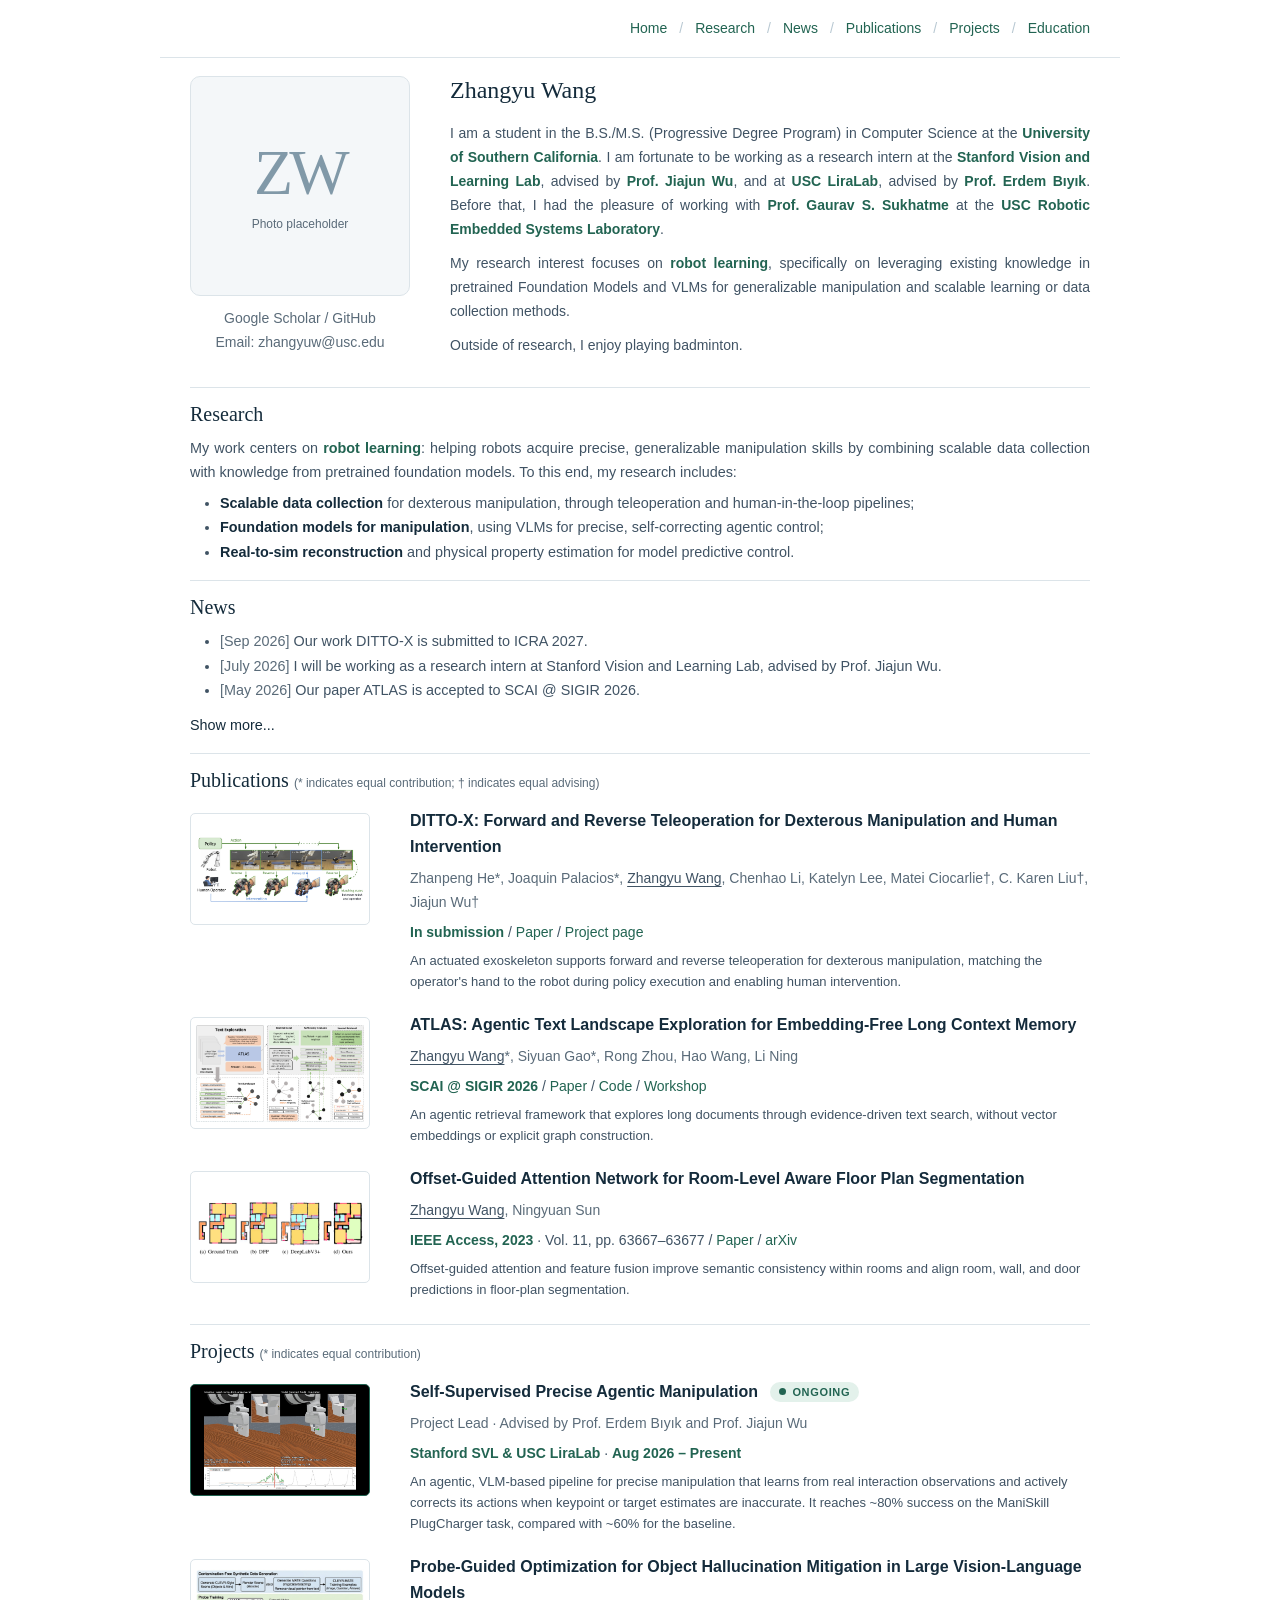
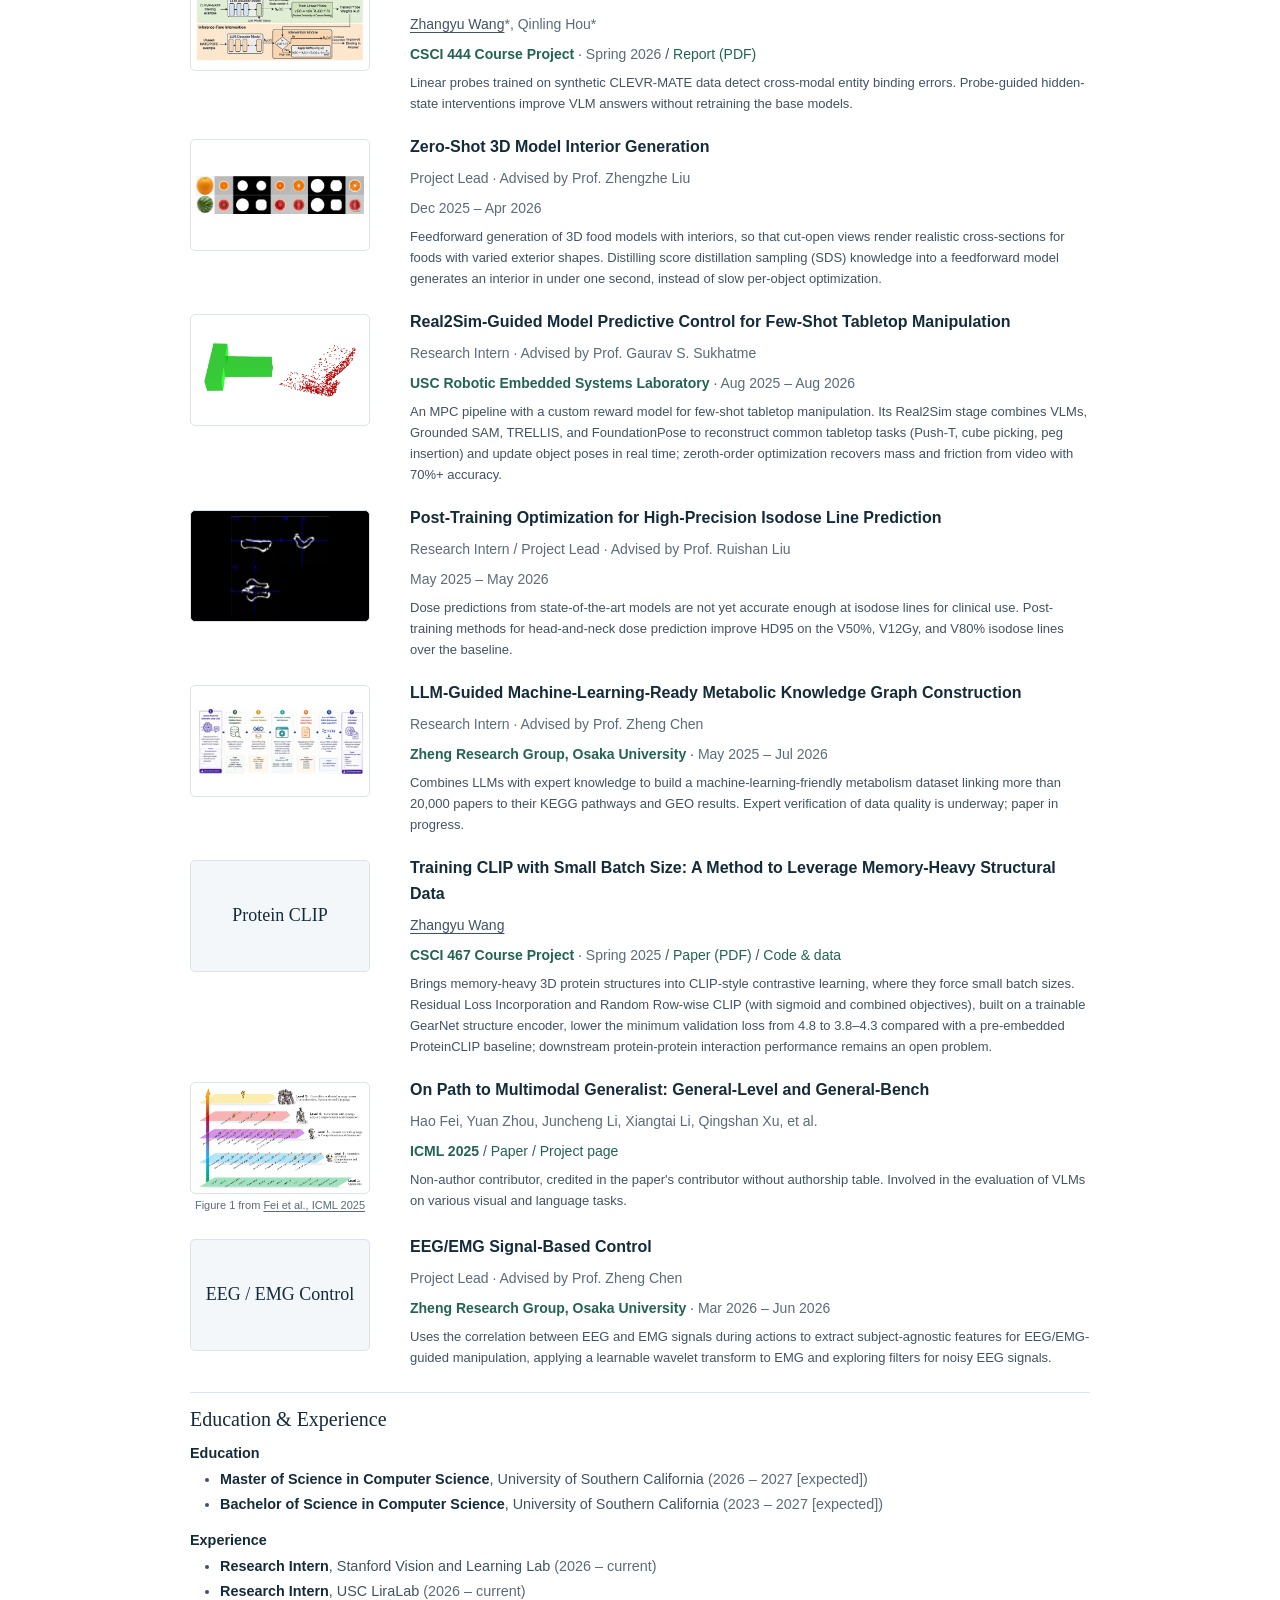
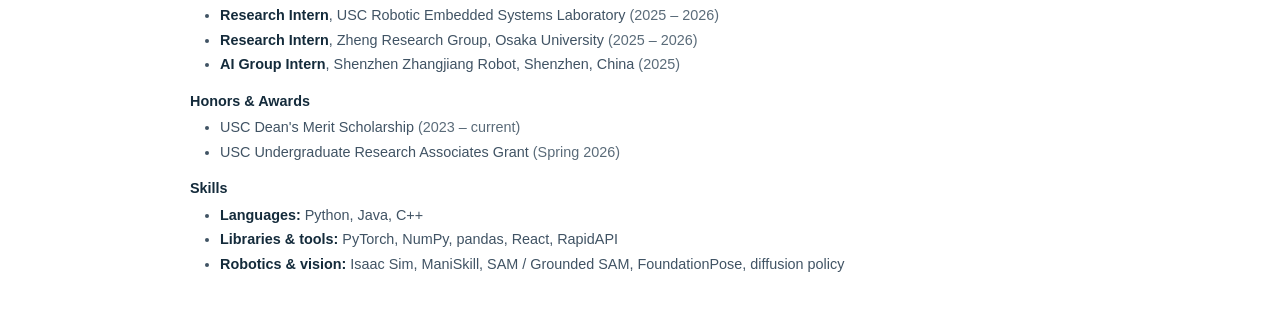
<file: index.html>
<!doctype html>
<html lang="en">
<head>
  <meta charset="utf-8">
  <meta name="viewport" content="width=device-width, initial-scale=1">
  <meta name="description" content="Zhangyu Wang, computer science student at the University of Southern California researching robot learning and dexterous manipulation.">
  <meta name="theme-color" content="#142b3b">
  <title>Zhangyu Wang</title>
  <link rel="stylesheet" href="styles.css?v=20260930-2">
</head>
<body>
  <a class="skip-link" href="#main">Skip to content</a>
  <header class="site-header">
    <nav class="header-inner" aria-label="Main navigation">
      <a href="#about">Home</a>
      <a href="#research">Research</a>
      <a class="wide-only" href="#news">News</a>
      <a href="#publications">Publications</a>
      <a class="wide-only" href="#projects">Projects</a>
      <a class="wide-only" href="#education">Education</a>
    </nav>
  </header>

  <main id="main" class="page">
    <section id="about" class="profile section-anchor" aria-labelledby="profile-name">
      <!-- Replace this block with a photo only when you are ready to share one. -->
      <div class="portrait"><span class="portrait-initials" aria-hidden="true">ZW</span><span>Photo placeholder</span></div>
      <h1 id="profile-name" class="profile-name">Zhangyu Wang</h1>
      <p class="profile-links">
        <span class="pending">Google Scholar</span> / <span class="pending">GitHub</span><br>
        Email: zhangyuw@usc.edu
      </p>
      <div class="profile-bio">
        <p>I am a student in the B.S./M.S. (Progressive Degree Program) in Computer Science at the <span class="highlight">University of Southern California</span>. I am fortunate to be working as a research intern at the <span class="highlight">Stanford Vision and Learning Lab</span>, advised by <span class="highlight">Prof. Jiajun Wu</span>, and at <span class="highlight">USC LiraLab</span>, advised by <span class="highlight">Prof. Erdem B&#305;y&#305;k</span>. Before that, I had the pleasure of working with <span class="highlight">Prof. Gaurav S. Sukhatme</span> at the <span class="highlight">USC Robotic Embedded Systems Laboratory</span>.</p>
        <p>My research interest focuses on <span class="highlight">robot learning</span>, specifically on leveraging existing knowledge in pretrained Foundation Models and VLMs for generalizable manipulation and scalable learning or data collection methods. </p>
        <p>Outside of research, I enjoy playing badminton.</p>
      </div>
    </section>

    <section id="research" class="section section-anchor" aria-labelledby="research-title">
      <h2 id="research-title">Research</h2>
      <p>My work centers on <span class="highlight">robot learning</span>: helping robots acquire precise, generalizable manipulation skills by combining scalable data collection with knowledge from pretrained foundation models. To this end, my research includes:</p>
      <ul>
        <li><span class="item-title">Scalable data collection</span> for dexterous manipulation, through teleoperation and human-in-the-loop pipelines;</li>
        <li><span class="item-title">Foundation models for manipulation</span>, using VLMs for precise, self-correcting agentic control;</li>
        <li><span class="item-title">Real-to-sim reconstruction</span> and physical property estimation for model predictive control.</li>
      </ul>
    </section>

    <section id="news" class="section section-anchor" aria-labelledby="news-title">
      <h2 id="news-title">News</h2>
      <ul class="news-list">
        <li><span class="date">[Sep 2026]</span> Our work DITTO-X is submitted to ICRA 2027.</li>
        <li><span class="date">[July 2026]</span> I will be working as a research intern at Stanford Vision and Learning Lab, advised by Prof. Jiajun Wu.</li>
        <li><span class="date">[May 2026]</span> Our paper ATLAS is accepted to SCAI @ SIGIR 2026.</li>
      </ul>
      <details class="more">
        <summary><span class="label-more">Show more...</span><span class="label-less">Show less...</span></summary>
        <ul class="news-list">
          <li><span class="date">[Sep 2025]</span> I will be working as a research intern at USC Robotic Embedded Systems Laboratory, advised by Prof. Gaurav Sukhatme.</li>
          <li><span class="date">[May 2023]</span> Our paper Offset-Guided Attention Network for Room-Level Aware Floor Plan Segmentation is accepted to IEEE Access.</li>
        </ul>
      </details>
    </section>

    <section id="publications" class="section section-anchor" aria-labelledby="publications-title">
      <h2 id="publications-title">Publications <span class="heading-note">(* indicates equal contribution; &dagger; indicates equal advising)</span></h2>
      <article class="publication">
        <a class="pub-thumb" href="assets/publications/ditto-x.png" aria-label="View the DITTO-X teleoperation diagram at full size">
          <img src="assets/publications/ditto-x.png" alt="DITTO-X reverse teleoperation matches the operator's hand to the robot during policy execution, allowing forward teleoperation for human intervention." width="168" height="67" loading="lazy" decoding="async">
        </a>
        <div>
          <h3 class="pub-title"><a href="https://tml.stanford.edu/ditto-x/">DITTO-X: Forward and Reverse Teleoperation for Dexterous Manipulation and Human Intervention</a></h3>
          <p class="pub-authors">Zhanpeng He*, Joaquin Palacios*, <span class="me">Zhangyu Wang</span>, Chenhao Li, Katelyn Lee, Matei Ciocarlie&dagger;, C. Karen Liu&dagger;, Jiajun Wu&dagger;</p>
          <p class="pub-meta"><span class="venue">In submission</span> / <a href="https://arxiv.org/pdf/2610.00781">Paper</a> / <a href="https://tml.stanford.edu/ditto-x/">Project page</a></p>
          <p class="pub-description">An actuated exoskeleton supports forward and reverse teleoperation for dexterous manipulation, matching the operator's hand to the robot during policy execution and enabling human intervention.</p>
        </div>
      </article>
      <article class="publication">
        <a class="pub-thumb" href="assets/publications/atlas-screenshot.png" aria-label="View the ATLAS method diagram at full size">
          <img src="assets/publications/atlas-screenshot.png" alt="ATLAS pipeline: split text into chunks, retrieve relevant waypoints, evaluate evidence sufficiency, and explore context and topic pathways." width="168" height="97" loading="lazy" decoding="async">
        </a>
        <div>
          <h3 class="pub-title"><a href="https://drive.google.com/file/d/1RWU-fCLb5JoiSEBBQWbeamtdlgxIOJ8Q/view">ATLAS: Agentic Text Landscape Exploration for Embedding-Free Long Context Memory</a></h3>
          <p class="pub-authors"><span class="me">Zhangyu Wang</span>*, Siyuan Gao*, Rong Zhou, Hao Wang, Li Ning</p>
          <p class="pub-meta"><span class="venue">SCAI @ SIGIR 2026</span> / <a href="https://drive.google.com/file/d/1RWU-fCLb5JoiSEBBQWbeamtdlgxIOJ8Q/view">Paper</a> / <a href="https://github.com/tjzvbokbnft/ATLAS-Agentic-Text-Landscape-Exploration-for-Embedding-Free-Long-Context-Memory">Code</a> / <a href="https://scai.info/scai-2026/">Workshop</a></p>
          <p class="pub-description">An agentic retrieval framework that explores long documents through evidence-driven text search, without vector embeddings or explicit graph construction.</p>
        </div>
      </article>
      <article class="publication">
        <a class="pub-thumb" href="assets/publications/floor-plan.png" aria-label="View the floor-plan segmentation comparison at full size">
          <img src="assets/publications/floor-plan.png" alt="Floor-plan segmentation comparison showing ground truth, Deep Floor Plan, DeepLabV3+, and our room-consistent predictions." width="168" height="57" loading="lazy" decoding="async">
        </a>
        <div>
          <h3 class="pub-title"><a href="https://doi.org/10.1109/ACCESS.2023.3288598">Offset-Guided Attention Network for Room-Level Aware Floor Plan Segmentation</a></h3>
          <p class="pub-authors"><span class="me">Zhangyu Wang</span>, Ningyuan Sun</p>
          <p class="pub-meta"><span class="venue">IEEE Access, 2023</span> &middot; Vol. 11, pp. 63667&ndash;63677 / <a href="https://doi.org/10.1109/ACCESS.2023.3288598">Paper</a> / <a href="https://arxiv.org/abs/2210.17411">arXiv</a></p>
          <p class="pub-description">Offset-guided attention and feature fusion improve semantic consistency within rooms and align room, wall, and door predictions in floor-plan segmentation.</p>
        </div>
      </article>
    </section>

    <section id="projects" class="section section-anchor" aria-labelledby="projects-title">
      <h2 id="projects-title">Projects <span class="heading-note">(* indicates equal contribution)</span></h2>
      <article class="publication project is-ongoing">
        <a class="pub-thumb pub-thumb-dark" href="assets/projects/agentic-manipulation-insertion.jpg" aria-label="View the baseline and learned-model insertion comparison at full size">
          <img src="assets/projects/agentic-manipulation-insertion.jpg" alt="Side-by-side insertion rollouts: the baseline stops at the force limit without recovering, while the learned-field model applies a small corrective offset and completes the insertion. A plot below compares the model's offsets with baseline and model contact forces over time." width="2386" height="1572" loading="lazy" decoding="async">
        </a>
        <div>
          <h3 class="pub-title">Self-Supervised Precise Agentic Manipulation <span class="status-badge">Ongoing</span></h3>
          <p class="pub-authors">Project Lead &middot; Advised by Prof. Erdem B&#305;y&#305;k and Prof. Jiajun Wu</p>
          <p class="pub-meta"><span class="venue">Stanford SVL &amp; USC LiraLab</span> &middot; <span class="date date-current">Aug 2026 &ndash; Present</span></p>
          <p class="pub-description">An agentic, VLM-based pipeline for precise manipulation that learns from real interaction observations and actively corrects its actions when keypoint or target estimates are inaccurate. It reaches ~80% success on the ManiSkill PlugCharger task, compared with ~60% for the baseline.</p>
        </div>
      </article>
      <article class="publication project">
        <a class="pub-thumb" href="assets/projects/probe-guided-vlm.png" aria-label="View the probe-guided VLM project diagram at full size">
          <img src="assets/projects/probe-guided-vlm.png" alt="Project pipeline: generate synthetic CLEVR-MATE data, train a linear probe on VLM hidden states, and intervene on high-risk binding errors during inference." width="168" height="92" loading="lazy" decoding="async">
        </a>
        <div>
          <h3 class="pub-title"><a href="https://drive.google.com/file/d/12PT9jJFXycwVk_lyj4cxzFtFoqaSA-el/view?usp=sharing">Probe-Guided Optimization for Object Hallucination Mitigation in Large Vision-Language Models</a></h3>
          <p class="pub-authors"><span class="me">Zhangyu Wang</span>*, Qinling Hou*</p>
          <p class="pub-meta"><span class="venue">CSCI 444 Course Project</span> &middot; <span class="date">Spring 2026</span> / <a href="https://drive.google.com/file/d/12PT9jJFXycwVk_lyj4cxzFtFoqaSA-el/view?usp=sharing">Report (PDF)</a></p>
          <p class="pub-description">Linear probes trained on synthetic CLEVR-MATE data detect cross-modal entity binding errors. Probe-guided hidden-state interventions improve VLM answers without retraining the base models.</p>
        </div>
      </article>
      <article class="publication project">
        <a class="pub-thumb" href="assets/projects/food-interior-results.png" aria-label="View the 3D food interior generation results at full size">
          <img src="assets/projects/food-interior-results.png" alt="Example results for an orange and a watermelon, from the input exterior image to generated interior cross-section renderings." width="1866" height="418" loading="lazy" decoding="async">
        </a>
        <div>
          <h3 class="pub-title">Zero-Shot 3D Model Interior Generation</h3>
          <p class="pub-authors">Project Lead &middot; Advised by Prof. Zhengzhe Liu</p>
          <p class="pub-meta"><span class="date">Dec 2025 &ndash; Apr 2026</span></p>
          <p class="pub-description">Feedforward generation of 3D food models with interiors, so that cut-open views render realistic cross-sections for foods with varied exterior shapes. Distilling score distillation sampling (SDS) knowledge into a feedforward model generates an interior in under one second, instead of slow per-object optimization.</p>
        </div>
      </article>
      <article class="publication project">
        <a class="pub-thumb" href="assets/projects/real2sim-push-t.png" aria-label="View the Real2Sim Push-T reconstruction at full size">
          <img src="assets/projects/real2sim-push-t.png" alt="Real2Sim reconstruction for the Push-T task: a green T-shaped object model beside a red point cloud." width="1206" height="502" loading="lazy" decoding="async">
        </a>
        <div>
          <h3 class="pub-title">Real2Sim-Guided Model Predictive Control for Few-Shot Tabletop Manipulation</h3>
          <p class="pub-authors">Research Intern &middot; Advised by Prof. Gaurav S. Sukhatme</p>
          <p class="pub-meta"><span class="venue">USC Robotic Embedded Systems Laboratory</span> &middot; <span class="date">Aug 2025 &ndash; Aug 2026</span></p>
          <p class="pub-description">An MPC pipeline with a custom reward model for few-shot tabletop manipulation. Its Real2Sim stage combines VLMs, Grounded SAM, TRELLIS, and FoundationPose to reconstruct common tabletop tasks (Push-T, cube picking, peg insertion) and update object poses in real time; zeroth-order optimization recovers mass and friction from video with 70%+ accuracy.</p>
        </div>
      </article>
      <article class="publication project">
        <a class="pub-thumb pub-thumb-dark" href="assets/projects/isodose-v50.png" aria-label="View the predicted V50% isodose boundary at full size">
          <img src="assets/projects/isodose-v50.png" alt="Predicted V50% isodose boundary mask shown in three orthogonal slice views." width="796" height="806" loading="lazy" decoding="async">
        </a>
        <div>
          <h3 class="pub-title">Post-Training Optimization for High-Precision Isodose Line Prediction</h3>
          <p class="pub-authors">Research Intern / Project Lead &middot; Advised by Prof. Ruishan Liu</p>
          <p class="pub-meta"><span class="date">May 2025 &ndash; May 2026</span></p>
          <p class="pub-description">Dose predictions from state-of-the-art models are not yet accurate enough at isodose lines for clinical use. Post-training methods for head-and-neck dose prediction improve HD95 on the V50%, V12Gy, and V80% isodose lines over the baseline.</p>
        </div>
      </article>
      <article class="publication project">
        <a class="pub-thumb" href="assets/projects/metabolic-kg-pipeline.png" aria-label="View the metabolic knowledge graph pipeline diagram at full size">
          <img src="assets/projects/metabolic-kg-pipeline.png" alt="Seven-step pipeline: LLM-generated species keywords, NCBI Taxonomy query, GEO accession retrieval, Selenium crawling of GSE metadata, PMID extraction, PMCID conversion and open-access PDF download, and LLM-based extraction of microbe, gene, metabolite, and KEGG fields, with human expert QC." width="1890" height="730" loading="lazy" decoding="async">
        </a>
        <div>
          <h3 class="pub-title">LLM-Guided Machine-Learning-Ready Metabolic Knowledge Graph Construction</h3>
          <p class="pub-authors">Research Intern &middot; Advised by Prof. Zheng Chen</p>
          <p class="pub-meta"><span class="venue">Zheng Research Group, Osaka University</span> &middot; <span class="date">May 2025 &ndash; Jul 2026</span></p>
          <p class="pub-description">Combines LLMs with expert knowledge to build a machine-learning-friendly metabolism dataset linking more than 20,000 papers to their KEGG pathways and GEO results. Expert verification of data quality is underway; paper in progress.</p>
        </div>
      </article>
      <article class="publication project">
        <a class="pub-thumb pub-thumb-text" href="https://drive.google.com/file/d/1RHRE-L4KHEmuvnHdHcGEKJZR5w2x9YK0/view?usp=sharing" aria-label="Read the small-batch CLIP project paper">Protein CLIP</a>
        <div>
          <h3 class="pub-title"><a href="https://drive.google.com/file/d/1RHRE-L4KHEmuvnHdHcGEKJZR5w2x9YK0/view?usp=sharing">Training CLIP with Small Batch Size: A Method to Leverage Memory-Heavy Structural Data</a></h3>
          <p class="pub-authors"><span class="me">Zhangyu Wang</span></p>
          <p class="pub-meta"><span class="venue">CSCI 467 Course Project</span> &middot; <span class="date">Spring 2025</span> / <a href="https://drive.google.com/file/d/1RHRE-L4KHEmuvnHdHcGEKJZR5w2x9YK0/view?usp=sharing">Paper (PDF)</a> / <a href="https://drive.google.com/drive/folders/1EgqJiomZLfM-ffuVQ7A7g0B1TH4t4t4k?usp=drive_link">Code &amp; data</a></p>
          <p class="pub-description">Brings memory-heavy 3D protein structures into CLIP-style contrastive learning, where they force small batch sizes. Residual Loss Incorporation and Random Row-wise CLIP (with sigmoid and combined objectives), built on a trainable GearNet structure encoder, lower the minimum validation loss from 4.8 to 3.8&ndash;4.3 compared with a pre-embedded ProteinCLIP baseline; downstream protein-protein interaction performance remains an open problem.</p>
        </div>
      </article>
      <article class="publication project">
        <figure class="pub-figure">
          <a class="pub-thumb" href="assets/projects/general-level-fig1.png" aria-label="View Figure 1 of the General-Level paper at full size">
            <img src="assets/projects/general-level-fig1.png" alt="General-Level framework: five levels of multimodal generalists, from Level 1 specialists to Level 5 generalists with total synergy across comprehension, generation, and language, with models ranked within each level." width="1278" height="772" loading="lazy" decoding="async">
          </a>
          <figcaption>Figure 1 from <a href="https://arxiv.org/abs/2505.04620">Fei et al., ICML 2025</a></figcaption>
        </figure>
        <div>
          <h3 class="pub-title"><a href="https://arxiv.org/abs/2505.04620">On Path to Multimodal Generalist: General-Level and General-Bench</a></h3>
          <p class="pub-authors">Hao Fei, Yuan Zhou, Juncheng Li, Xiangtai Li, Qingshan Xu, et al.</p>
          <p class="pub-meta"><span class="venue">ICML 2025</span> / <a href="https://arxiv.org/abs/2505.04620">Paper</a> / <a href="https://generalist.top/">Project page</a></p>
          <p class="pub-description">Non-author contributor, credited in the paper's contributor without authorship table. Involved in the evaluation of VLMs on various visual and language tasks.</p>
        </div>
      </article>
      <article class="publication project">
        <div class="pub-thumb pub-thumb-text" aria-hidden="true">EEG / EMG Control</div>
        <div>
          <h3 class="pub-title">EEG/EMG Signal-Based Control</h3>
          <p class="pub-authors">Project Lead &middot; Advised by Prof. Zheng Chen</p>
          <p class="pub-meta"><span class="venue">Zheng Research Group, Osaka University</span> &middot; <span class="date">Mar 2026 &ndash; Jun 2026</span></p>
          <p class="pub-description">Uses the correlation between EEG and EMG signals during actions to extract subject-agnostic features for EEG/EMG-guided manipulation, applying a learnable wavelet transform to EMG and exploring filters for noisy EEG signals.</p>
        </div>
      </article>
    </section>

    <section id="education" class="section section-anchor" aria-labelledby="education-title">
      <h2 id="education-title">Education &amp; Experience</h2>
      <h3 class="subhead">Education</h3>
      <ul>
        <li><span class="item-title">Master of Science in Computer Science</span>, University of Southern California <span class="date">(2026 – 2027 [expected])</span></li>
        <li><span class="item-title">Bachelor of Science in Computer Science</span>, University of Southern California <span class="date">(2023 – 2027 [expected])</span></li>
      </ul>
      <h3 class="subhead">Experience</h3>
      <ul>
        <li><span class="item-title">Research Intern</span>, Stanford Vision and Learning Lab <span class="date">(2026 – current)</span></li>
        <li><span class="item-title">Research Intern</span>, USC LiraLab <span class="date">(2026 – current)</span></li>
        <li><span class="item-title">Research Intern</span>, USC Robotic Embedded Systems Laboratory <span class="date">(2025 – 2026)</span></li>
        <li><span class="item-title">Research Intern</span>, Zheng Research Group, Osaka University <span class="date">(2025 – 2026)</span></li>
        <li><span class="item-title">AI Group Intern</span>, Shenzhen Zhangjiang Robot, Shenzhen, China <span class="date">(2025)</span></li>
      </ul>
      <h3 class="subhead">Honors &amp; Awards</h3>
      <ul>
        <li>USC Dean's Merit Scholarship <span class="date">(2023 – current)</span></li>
        <li>USC Undergraduate Research Associates Grant <span class="date">(Spring 2026)</span></li>
      </ul>
      <h3 class="subhead">Skills</h3>
      <ul>
        <li><span class="item-title">Languages:</span> Python, Java, C++</li>
        <li><span class="item-title">Libraries &amp; tools:</span> PyTorch, NumPy, pandas, React, RapidAPI</li>
        <li><span class="item-title">Robotics &amp; vision:</span> Isaac Sim, ManiSkill, SAM / Grounded SAM, FoundationPose, diffusion policy</li>
      </ul>
    </section>
  </main>
</body>
</html>
</file>
<file: styles.css>
:root{--ink:#142b3b;--text:#405364;--muted:#5a6b79;--accent:#226452;--line:#dce4e9;--line-strong:#b8c8d2;--paper:#fff;--wash:#f4f7f9;--serif:Georgia,'Times New Roman',serif;--sans:Inter,'Segoe UI',Arial,sans-serif}
*{box-sizing:border-box}
html{scroll-behavior:smooth;scroll-padding-top:70px}
body{margin:0;padding-top:58px;background:var(--paper);color:var(--text);font-family:var(--sans);font-size:14.4px;line-height:1.7;-webkit-font-smoothing:antialiased}
a{color:var(--accent);text-decoration:none}
a:hover{color:var(--ink);text-decoration:underline;text-underline-offset:3px}
:focus-visible{outline:2px solid #36866f;outline-offset:3px;border-radius:2px}
::selection{background:#dbece5;color:var(--ink)}
.skip-link{position:fixed;top:-100px;left:20px;z-index:100;padding:8px 16px;background:var(--ink);color:#fff}
.skip-link:focus{top:12px}

/* Fixed header with right-aligned, slash-separated links */
.site-header{position:fixed;top:0;left:0;right:0;z-index:20;background:rgba(255,255,255,.97)}
.header-inner{max-width:960px;height:58px;margin:0 auto;padding:0 30px;display:flex;align-items:center;justify-content:flex-end;flex-wrap:nowrap;border-bottom:1px solid var(--line);font-size:14px;white-space:nowrap}
.header-inner a+a::before{content:"/";display:inline-block;margin:0 12px;color:var(--line-strong)}

.page{max-width:960px;margin:0 auto;padding:18px 30px 40px}
.template-notice{margin:0 0 22px;font-size:12px;color:var(--muted);text-align:center}
.template-notice span{font-size:11px;font-weight:700;letter-spacing:.12em;text-transform:uppercase;color:var(--accent);margin-right:8px}

/* Profile: photo and links on the left, name and bio on the right */
.profile{display:grid;grid-template-columns:220px minmax(0,1fr);grid-template-areas:"photo name" "photo bio" "links bio";grid-template-rows:auto auto 1fr;column-gap:40px;padding-bottom:10px}
.portrait{grid-area:photo;width:220px;aspect-ratio:1;border-radius:10px;background:var(--wash);border:1px solid var(--line);display:flex;flex-direction:column;align-items:center;justify-content:center;gap:6px;color:var(--muted);font-size:12px}
.portrait-initials{font-family:var(--serif);font-size:4rem;line-height:1.1;color:#8199a8;letter-spacing:-.06em}
.profile-name{grid-area:name;font-family:var(--serif);font-weight:400;font-size:24px;line-height:1.2;color:var(--ink);margin:0 0 16px}
.profile-links{grid-area:links;margin:10px 0 0;font-size:14px;line-height:24px;text-align:center;color:var(--muted)}
.profile-bio{grid-area:bio}
.profile-bio p{margin:0 0 10px;font-size:14px;line-height:24px;text-align:justify}

/* Sections */
.section{margin-top:10px;padding-top:12px;border-top:1px solid var(--line)}
h1,h2,h3{color:var(--ink)}
h2{font-family:var(--serif);font-weight:400;font-size:20px;line-height:1.4;margin:0 0 8px}
.heading-note{font-family:var(--sans);font-size:12px;color:var(--muted)}
.section>p{margin:0 0 6px;text-align:justify}
ul{margin:0;padding:0 0 6px 30px}
li{margin:0}
.item-title{font-weight:600;color:var(--ink)}
.highlight{font-weight:600;color:var(--accent)}
.date{color:var(--muted)}
.pending{color:var(--muted)}
.subhead{font-size:14.4px;font-weight:600;margin:6px 0 2px}

/* News "show more" toggle */
.more summary{display:inline-block;margin:4px 0 6px;color:var(--ink);cursor:pointer;list-style:none}
.more summary::-webkit-details-marker{display:none}
.more summary:hover{text-decoration:underline;text-underline-offset:3px}
.more .label-less,.more[open] .label-more{display:none}
.more[open] .label-less{display:inline}

/* Publications */
.publication{display:grid;grid-template-columns:minmax(0,180px) minmax(0,1fr);gap:0 40px;padding:6px 0 14px}
.pub-thumb{width:180px;max-width:100%;height:112px;min-width:0;min-height:0;margin-top:5px;border-radius:5px;background:var(--paper);border:1px solid var(--line);display:flex;align-items:center;justify-content:center;align-self:start;overflow:hidden;padding:5px}
.pub-thumb img{display:block;width:100%;max-width:100%;height:100%;max-height:100%;min-width:0;min-height:0;object-fit:contain}
.pub-thumb:hover{border-color:var(--accent)}
.pub-thumb-dark{background:#000}
.pub-figure{margin:0;align-self:start;min-width:0}
.pub-figure figcaption{margin-top:4px;font-size:11px;line-height:1.4;color:var(--muted);text-align:center}
.pub-figure figcaption a{color:inherit;text-decoration:underline;text-underline-offset:2px}
.pub-thumb-text{background:var(--wash);font-family:var(--serif);font-size:18px;line-height:1.3;text-align:center;padding:10px;color:var(--ink);text-decoration:none}
.pub-thumb-text:hover{color:var(--accent);text-decoration:none}
.pub-title{font-size:16px;font-weight:600;line-height:26px;margin:0 0 6px}
.pub-title a{color:inherit}
.pub-authors{font-size:14px;line-height:24px;color:var(--muted);margin:0 0 6px}
.pub-authors .me{color:var(--text);text-decoration:underline;text-underline-offset:3px}
.pub-meta{font-size:14px;line-height:24px;margin:0}
.pub-description{font-size:13px;line-height:21px;margin:6px 0 0}
.venue{font-weight:600;color:var(--accent)}

/* Ongoing projects */
.is-ongoing .pub-thumb{border-color:var(--accent)}
.status-badge{display:inline-flex;align-items:center;gap:6px;margin-left:8px;padding:0 9px;border-radius:999px;background:#e3f1eb;color:var(--accent);font-size:11px;font-weight:700;line-height:20px;letter-spacing:.06em;text-transform:uppercase;vertical-align:2px;white-space:nowrap}
.status-badge::before{content:"";width:7px;height:7px;border-radius:50%;background:var(--accent);animation:pulse 2s ease-in-out infinite}
.date-current{color:var(--accent);font-weight:600}
@keyframes pulse{0%,100%{box-shadow:0 0 0 0 rgba(34,100,82,.45)}50%{box-shadow:0 0 0 4px rgba(34,100,82,0)}}

.section-anchor{scroll-margin-top:70px}

@media(max-width:800px){
  .profile{grid-template-columns:1fr;grid-template-areas:"photo" "name" "links" "bio";grid-template-rows:none;justify-items:center}
  .portrait{width:200px}
  .profile-name{margin:12px 0 4px;text-align:center}
  .profile-links{margin:0 0 12px}
  .profile-bio p{text-align:left}
}
@media(max-width:640px){
  .header-inner .wide-only{display:none}
  .publication{grid-template-columns:1fr}
  .pub-thumb,.pub-figure{display:none}
}
@media(max-width:480px){
  body{font-size:14px}
  .header-inner{padding:0 16px;font-size:13px}
  .header-inner a+a::before{margin:0 8px}
  .page{padding:14px 16px 30px}
  .portrait{width:180px}
  .section>p{text-align:left}
  ul{padding-left:20px}
  h2{font-size:18px}
}
@media(prefers-reduced-motion:reduce){html{scroll-behavior:auto}.status-badge::before{animation:none}}
@media print{.site-header,.skip-link,.template-notice,.more summary{display:none}body{padding-top:0;font-size:10pt;color:#222}.more .news-list{display:block}.publication{break-inside:avoid}a{color:#222}}
</file>
